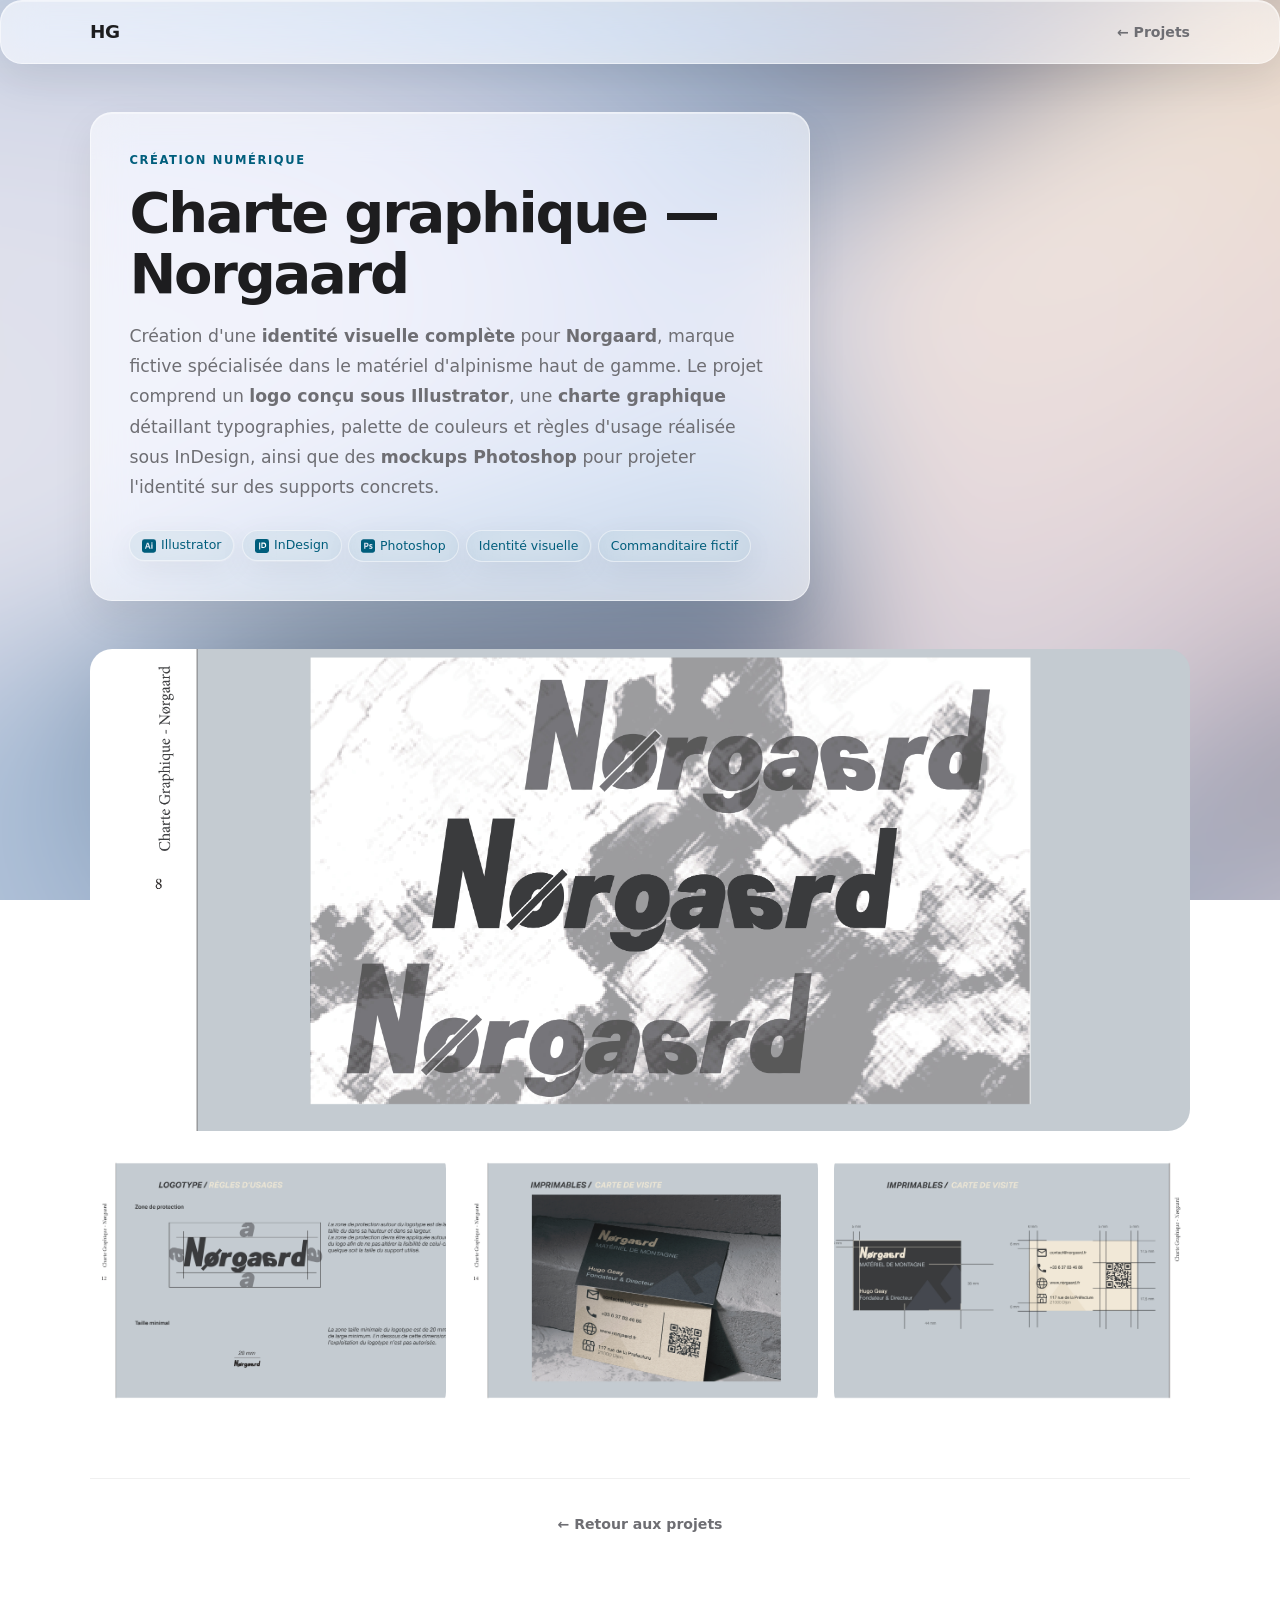
<file: projects/cn-charte-norgaard/index.html>
<!DOCTYPE html>
<html lang="fr">
<head>
  <meta charset="UTF-8">
  <meta name="viewport" content="width=device-width, initial-scale=1.0">
  <meta name="description" content="Charte graphique pour Norgaard, marque fictive de matériel d'alpinisme — Hugo Geay">
  <title>Charte graphique Norgaard — Hugo Geay</title>
  <link rel="stylesheet" href="../../css/tokens.css">
  <link rel="stylesheet" href="../../css/base.css">
  <link rel="stylesheet" href="../../css/components.css">
  <link rel="stylesheet" href="../../css/animations.css">
  <link rel="stylesheet" href="../../css/project-detail.css">
</head>
<body>

  <nav class="glass">
    <div class="container nav-inner">
      <a href="../../index.html" class="nav-logo">HG</a>
      <a href="../../index.html#projects" class="back-link">← Projets</a>
    </div>
  </nav>

  <main class="detail-main">
    <div class="container">

      <header class="detail-header">
        <span class="detail-category">Création numérique</span>
        <h1>Charte graphique — Norgaard</h1>
        <p class="detail-desc">
          Création d'une <strong>identité visuelle complète</strong> pour <strong>Norgaard</strong>, marque fictive spécialisée dans le matériel d'alpinisme haut de gamme. Le projet comprend un <strong>logo conçu sous Illustrator</strong>, une <strong>charte graphique</strong> détaillant typographies, palette de couleurs et règles d'usage réalisée sous InDesign, ainsi que des <strong>mockups Photoshop</strong> pour projeter l'identité sur des supports concrets.
        </p>
        <div class="detail-meta">
          <div class="detail-tags">
            <span class="tag">
              <img src="../../assets/icons/illustrator.svg" alt="" width="14" height="14" aria-hidden="true">
              Illustrator
            </span>
            <span class="tag">
              <img src="../../assets/icons/indesign.svg" alt="" width="14" height="14" aria-hidden="true">
              InDesign
            </span>
            <span class="tag">
              <img src="../../assets/icons/photoshop.svg" alt="" width="14" height="14" aria-hidden="true">
              Photoshop
            </span>
            <span class="tag">Identité visuelle</span>
            <span class="tag">Commanditaire fictif</span>
          </div>
        </div>
      </header>

      <div class="detail-mosaic">
        <img src="images/cover.jpg" alt="Norgaard — identité visuelle principale" class="mosaic-img" loading="eager">
        <img src="images/01.jpg"    alt="Logo Norgaard"                            class="mosaic-img" loading="lazy">
        <img src="images/02.jpg"    alt="Palette de couleurs et typographies"      class="mosaic-img" loading="lazy">
        <img src="images/03.jpg"    alt="Mockup application de la charte"          class="mosaic-img" loading="lazy">
      </div>

      <footer class="detail-footer">
        <a href="../../index.html#projects" class="back-link">← Retour aux projets</a>
      </footer>

    </div>
  </main>

  <script src="../../js/nav.js"></script>
  <script src="../../js/lightbox.js"></script>
</body>
</html>
</file>
<file: css/tokens.css>
:root {
  
  --bg: #f5f5f7;
  --bg-gradient: radial-gradient(
    120% 120% at 50% 0%,
    #ffffff 0%,
    #f5f5f7 45%,
    #ececf0 100%
  );
  --text: #1d1d1f;
  --text-soft: #6e6e73;
  --accent: #005e7c;
  --accent-light: rgba(0, 94, 124, 0.08);
  --accent-mid: rgba(0, 94, 124, 0.18);
  --accent-hover: #004d66;

  
  --glass-bg: rgba(255, 255, 255, 0.6);
  --glass-border: rgba(255, 255, 255, 0.5);
  --glass-blur: 20px;

  
  --radius-lg: 22px;
  --radius-md: 14px;
  --radius-sm: 8px;
  --shadow-soft: 0 8px 30px rgba(0, 0, 0, 0.06);
  --shadow-card: 0 16px 40px rgba(0, 0, 0, 0.08);
  --shadow-card-hover: 0 24px 60px rgba(0, 0, 0, 0.13);

  
  --nav-h: 64px;
  --section-pad: clamp(64px, 10vw, 140px);
  --container: min(1100px, 100% - 3rem);
  --ease: cubic-bezier(0.22, 1, 0.36, 1);
  --mesh-speed: 14s;

  
  --font: -apple-system, BlinkMacSystemFont, "SF Pro Display", "Inter", system-ui, sans-serif;
  --font-mono: "SF Mono", "Fira Code", "Cascadia Code", monospace;
}
</file>
<file: css/base.css>
*, *::before, *::after {
  box-sizing: border-box;
  margin: 0;
  padding: 0;
}

html[data-snap],
html[data-snap] body {
  height: 100%;
  overflow: hidden;
}

html {
  -webkit-text-size-adjust: 100%;
}

.page-scroller {
  height: 100%;
  overflow-y: scroll;
  scroll-snap-type: y mandatory;
  scroll-behavior: smooth;
}

body {
  font-family: var(--font);
  color: var(--text);
  background: url('../assets/bg.png') center center / cover fixed;
  line-height: 1.6;
  height: 100%;
  -webkit-font-smoothing: antialiased;
  -moz-osx-font-smoothing: grayscale;
  position: relative;
}

.container {
  width: var(--container);
  margin-inline: auto;
}

h1, h2, h3, h4 {
  font-weight: 700;
  line-height: 1.15;
  letter-spacing: -0.025em;
  color: var(--text);
}

h1 { font-size: clamp(2.4rem, 5.5vw, 4.5rem); }
h2 { font-size: clamp(1.75rem, 4vw, 2.75rem); letter-spacing: -0.02em; }
h3 { font-size: clamp(1.05rem, 2.5vw, 1.25rem); }

p {
  color: var(--text-soft);
  line-height: 1.7;
}

a {
  color: var(--accent);
  text-decoration: none;
  transition: color 0.2s var(--ease);
}

a:hover { color: var(--accent-hover); }

img {
  display: block;
  max-width: 100%;
  height: auto;
}

:focus-visible {
  outline: 2px solid var(--accent);
  outline-offset: 3px;
  border-radius: var(--radius-sm);
}
</file>
<file: css/components.css>
.glass {
  background: var(--glass-bg);
  -webkit-backdrop-filter: blur(var(--glass-blur)) saturate(180%);
  backdrop-filter: blur(var(--glass-blur)) saturate(180%);
  border: 1px solid var(--glass-border);
  border-radius: var(--radius-lg);
  box-shadow:
    var(--shadow-card),
    inset 0 1px 0 rgba(255, 255, 255, 0.4);
}

.btn {
  display: inline-flex;
  align-items: center;
  gap: 0.5rem;
  padding: 0.8rem 1.6rem;
  border-radius: var(--radius-md);
  font-family: var(--font);
  font-size: 0.95rem;
  font-weight: 600;
  cursor: pointer;
  border: none;
  transition:
    background 0.2s var(--ease),
    transform 0.2s var(--ease),
    box-shadow 0.2s var(--ease);
  text-decoration: none;
  line-height: 1;
}

.btn:hover  { transform: translateY(-1px); }
.btn:active { transform: translateY(0); }

.btn-primary {
  background: var(--accent);
  color: #fff;
  box-shadow: 0 4px 14px rgba(0, 94, 124, 0.3);
}

.btn-primary:hover {
  background: var(--accent-hover);
  color: #fff;
  box-shadow: 0 6px 20px rgba(0, 94, 124, 0.4);
}

.btn-secondary {
  background: var(--glass-bg);
  -webkit-backdrop-filter: blur(12px);
  backdrop-filter: blur(12px);
  color: var(--text);
  border: 1px solid var(--glass-border);
}

.btn-secondary:hover {
  background: rgba(255, 255, 255, 0.85);
  color: var(--text);
}

.tag {
  display: inline-flex;
  align-items: center;
  gap: 0.35rem;
  padding: 0.3rem 0.75rem;
  background: var(--glass-bg);
  -webkit-backdrop-filter: blur(var(--glass-blur)) saturate(180%);
  backdrop-filter: blur(var(--glass-blur)) saturate(180%);
  border: 1px solid var(--glass-border);
  box-shadow: var(--shadow-soft);
  color: var(--accent);
  border-radius: 999px;
  font-size: 0.78rem;
  font-weight: 500;
}

.tag img { flex-shrink: 0; }

.filter-btn {
  padding: 0.45rem 1.1rem;
  border-radius: 999px;
  font-family: var(--font);
  font-size: 0.82rem;
  font-weight: 600;
  cursor: pointer;
  border: 1px solid var(--glass-border);
  background: var(--glass-bg);
  -webkit-backdrop-filter: blur(12px);
  backdrop-filter: blur(12px);
  color: var(--text-soft);
  transition: background 0.2s var(--ease), color 0.2s var(--ease), border-color 0.2s var(--ease);
}

.filter-btn:hover {
  border-color: var(--accent);
  color: var(--accent);
}

.filter-btn.active {
  background: var(--accent);
  color: #fff;
  border-color: var(--accent);
}

.avatar {
  width: 80px;
  height: 80px;
  border-radius: 50%;
  background: var(--accent);
  display: flex;
  align-items: center;
  justify-content: center;
  color: #fff;
  font-size: 1.3rem;
  font-weight: 700;
  letter-spacing: -0.02em;
  flex-shrink: 0;
  user-select: none;
}

.code-card {
  padding: 1.25rem 1.5rem;
  width: 100%;
  max-width: 340px;
}

.code-dots {
  display: flex;
  gap: 0.4rem;
  margin-bottom: 1rem;
}

.code-dots span {
  width: 11px;
  height: 11px;
  border-radius: 50%;
}

.code-dots span:nth-child(1) { background: #ff5f57; }
.code-dots span:nth-child(2) { background: #febc2e; }
.code-dots span:nth-child(3) { background: #28c840; }

.code-body {
  font-family: var(--font-mono);
  font-size: 0.82rem;
  line-height: 1.7;
  color: var(--text-soft);
  white-space: pre;
  overflow: hidden;
}

.ck { color: #005e7c; font-weight: 600; }   
.cs { color: #2d7a4e; }                     
.ca { color: var(--accent); font-weight: 600; } 
.cc { color: #28c840; }                     

.float-badge {
  position: absolute;
  padding: 0.45rem 1rem;
  font-size: 0.8rem;
  font-weight: 600;
  color: var(--accent);
  border-radius: var(--radius-md);
  white-space: nowrap;
}

.stat-card {
  padding: 1.75rem 1.5rem;
  text-align: center;
  display: flex;
  flex-direction: column;
  gap: 0.4rem;
}

.stat-num {
  display: block;
  font-size: clamp(1.8rem, 3vw, 2.4rem);
  font-weight: 800;
  color: var(--accent);
  letter-spacing: -0.03em;
  line-height: 1;
}

.stat-label {
  display: block;
  font-size: 0.8rem;
  color: var(--text-soft);
  line-height: 1.35;
}

.project-img {
  width: 100%;
  aspect-ratio: 16 / 9;
  object-fit: cover;
  border-radius: var(--radius-lg) var(--radius-lg) 0 0;
}

.decor-rings {
  position: relative;
  width: 220px;
  height: 220px;
  flex-shrink: 0;
}

.decor-rings::before,
.decor-rings::after,
.decor-rings span {
  content: '';
  position: absolute;
  inset: 0;
  border-radius: 50%;
  border: 1.5px solid var(--accent-mid);
}

.decor-rings::before { inset: -30px; border-color: rgba(0,94,124,0.1); }
.decor-rings::after  { inset: -60px; border-color: rgba(0,94,124,0.05); }

.decor-rings span {
  display: block;
  inset: 30%;
  background: var(--accent);
  border: none;
  box-shadow: 0 0 30px rgba(0,94,124,0.35);
}
</file>
<file: css/animations.css>
@keyframes pulse {
  0%   { box-shadow: 0 0 0 0 rgba(34,197,94,0.5); }
  70%  { box-shadow: 0 0 0 8px rgba(34,197,94,0); }
  100% { box-shadow: 0 0 0 0 rgba(34,197,94,0); }
}

@keyframes meshDrift {
  from { transform: translate(0, 0) scale(1); }
  to   { transform: translate(28px, -18px) scale(1.04); }
}

@keyframes floatY {
  0%, 100% { transform: translateY(0); }
  50%       { transform: translateY(-10px); }
}

.reveal {
  opacity: 0;
  transform: translateY(24px);
  transition:
    opacity 0.55s var(--ease),
    transform 0.55s var(--ease);
}

.reveal.visible {
  opacity: 1;
  transform: none;
}

.project-card {
  transition: transform 0.22s var(--ease), box-shadow 0.22s var(--ease);
}

.project-card:hover {
  transform: translateY(-4px) scale(1.015);
  box-shadow:
    var(--shadow-card-hover),
    inset 0 1px 0 rgba(255, 255, 255, 0.5);
}

@media (prefers-reduced-motion: reduce) {
  body::before { animation: none; }

  .float-badge { animation: none !important; }

  .reveal {
    opacity: 1;
    transform: none;
    transition: none;
  }

  .project-card,
  .project-card:hover {
    transform: none;
    transition: none;
  }
}

@keyframes spin {
  to { transform: rotate(360deg); }
}

@supports not (backdrop-filter: blur(1px)) {
  .glass {
    -webkit-backdrop-filter: none;
    backdrop-filter: none;
    background: rgba(255, 255, 255, 0.93);
    border-color: rgba(0, 0, 0, 0.09);
  }
}
</file>
<file: css/project-detail.css>
html, body {
  height: auto;
  overflow: auto;
}

nav {
  position: sticky;
  top: 0;
  width: 100%;
  height: var(--nav-h);
  display: flex;
  align-items: center;
  z-index: 100;
  transition: box-shadow 0.3s var(--ease);
}

nav[data-scrolled] { box-shadow: var(--shadow-soft); }

.nav-inner {
  display: flex;
  align-items: center;
  justify-content: space-between;
  gap: 2rem;
}

.nav-logo {
  font-size: 1.15rem;
  font-weight: 700;
  color: var(--text);
  letter-spacing: -0.02em;
  transition: color 0.2s var(--ease);
}
.nav-logo:hover { color: var(--accent); }

.back-link {
  font-size: 0.88rem;
  font-weight: 600;
  color: var(--text-soft);
  transition: color 0.2s var(--ease);
}
.back-link:hover { color: var(--accent); }

.detail-main {
  min-height: calc(100vh - var(--nav-h));
  padding: 3rem 0 5rem;
}

.container {
  width: var(--container);
  margin-inline: auto;
}

.detail-header {
  max-width: 720px;
  margin-bottom: 3rem;
  background: var(--glass-bg);
  -webkit-backdrop-filter: blur(var(--glass-blur)) saturate(180%);
  backdrop-filter: blur(var(--glass-blur)) saturate(180%);
  border: 1px solid var(--glass-border);
  border-radius: var(--radius-lg);
  box-shadow: var(--shadow-card), inset 0 1px 0 rgba(255,255,255,0.4);
  padding: clamp(1.5rem, 3vw, 2.5rem);
}

.detail-category {
  display: block;
  font-size: 0.72rem;
  font-weight: 700;
  text-transform: uppercase;
  letter-spacing: 0.14em;
  color: var(--accent);
  margin-bottom: 0.75rem;
}

.detail-header h1 {
  font-size: clamp(2rem, 5vw, 3.5rem);
  font-weight: 700;
  letter-spacing: -0.04em;
  line-height: 1.1;
  color: var(--text);
  margin-bottom: 1rem;
}

.detail-desc {
  font-size: 1.08rem;
  line-height: 1.75;
  color: var(--text-soft);
  margin-bottom: 1.75rem;
}

.detail-meta {
  display: flex;
  align-items: center;
  gap: 1.5rem;
  flex-wrap: wrap;
}

.detail-tags { display: flex; flex-wrap: wrap; gap: 0.4rem; }

.detail-links { display: flex; gap: 0.75rem; }

.detail-mosaic {
  display: grid;
  grid-template-columns: repeat(auto-fill, minmax(min(280px, 100%), 1fr));
  gap: 1rem;
}

.detail-mosaic .mosaic-img:first-child {
  grid-column: 1 / -1;
  aspect-ratio: 16 / 7;
}

.detail-mosaic .mosaic-img:only-child {
  aspect-ratio: auto;
  max-height: 80vh;
  width: auto;
  max-width: 100%;
  margin: 0 auto;
  object-fit: contain;
}

.mosaic-img {
  width: 100%;
  aspect-ratio: 4 / 3;
  object-fit: cover;
  border-radius: var(--radius-lg);
  display: block;
  background: var(--accent-light);
  cursor: zoom-in;
}

#lightbox {
  position: fixed;
  inset: 0;
  background: rgba(0, 0, 0, 0.88);
  display: flex;
  align-items: center;
  justify-content: center;
  padding: 2rem;
  z-index: 1000;
  opacity: 0;
  pointer-events: none;
  transition: opacity 0.22s var(--ease);
}

#lightbox.active {
  opacity: 1;
  pointer-events: auto;
}

.lb-img {
  max-width: 100%;
  max-height: 90vh;
  object-fit: contain;
  border-radius: var(--radius-lg);
  box-shadow: 0 32px 80px rgba(0, 0, 0, 0.5);
}

.lb-close {
  position: absolute;
  top: 1.25rem;
  right: 1.25rem;
  width: 38px;
  height: 38px;
  border-radius: 50%;
  background: rgba(255, 255, 255, 0.15);
  border: 1px solid rgba(255, 255, 255, 0.2);
  color: #fff;
  font-size: 1.1rem;
  line-height: 1;
  cursor: pointer;
  display: flex;
  align-items: center;
  justify-content: center;
  transition: background 0.2s;
}

.lb-close:hover { background: rgba(255, 255, 255, 0.28); }

.tag {
  display: inline-flex;
  align-items: center;
  gap: 0.35rem;
  padding: 0.3rem 0.75rem;
  background: var(--accent-light);
  color: var(--accent);
  border-radius: 999px;
  font-size: 0.78rem;
  font-weight: 500;
}

.btn {
  display: inline-flex;
  align-items: center;
  gap: 0.5rem;
  padding: 0.75rem 1.4rem;
  border-radius: var(--radius-md);
  font-family: var(--font);
  font-size: 0.9rem;
  font-weight: 600;
  cursor: pointer;
  border: none;
  text-decoration: none;
  line-height: 1;
  transition: background 0.2s var(--ease), transform 0.2s var(--ease);
}
.btn:hover  { transform: translateY(-1px); }
.btn:active { transform: translateY(0); }

.btn-primary {
  background: var(--accent);
  color: #fff;
  box-shadow: 0 4px 14px rgba(0, 94, 124, 0.3);
}
.btn-primary:hover { background: var(--accent-hover); color: #fff; }

.btn-secondary {
  background: rgba(255,255,255,0.6);
  -webkit-backdrop-filter: blur(12px);
  backdrop-filter: blur(12px);
  color: var(--text);
  border: 1px solid rgba(255,255,255,0.5);
}

.detail-footer {
  text-align: center;
  margin-top: 4rem;
  padding-top: 2rem;
  border-top: 1px solid rgba(0,0,0,0.06);
}

@media (max-width: 600px) {
  .detail-mosaic .mosaic-img:first-child { aspect-ratio: 4 / 3; }
  .detail-meta { flex-direction: column; align-items: flex-start; }
}
</file>
